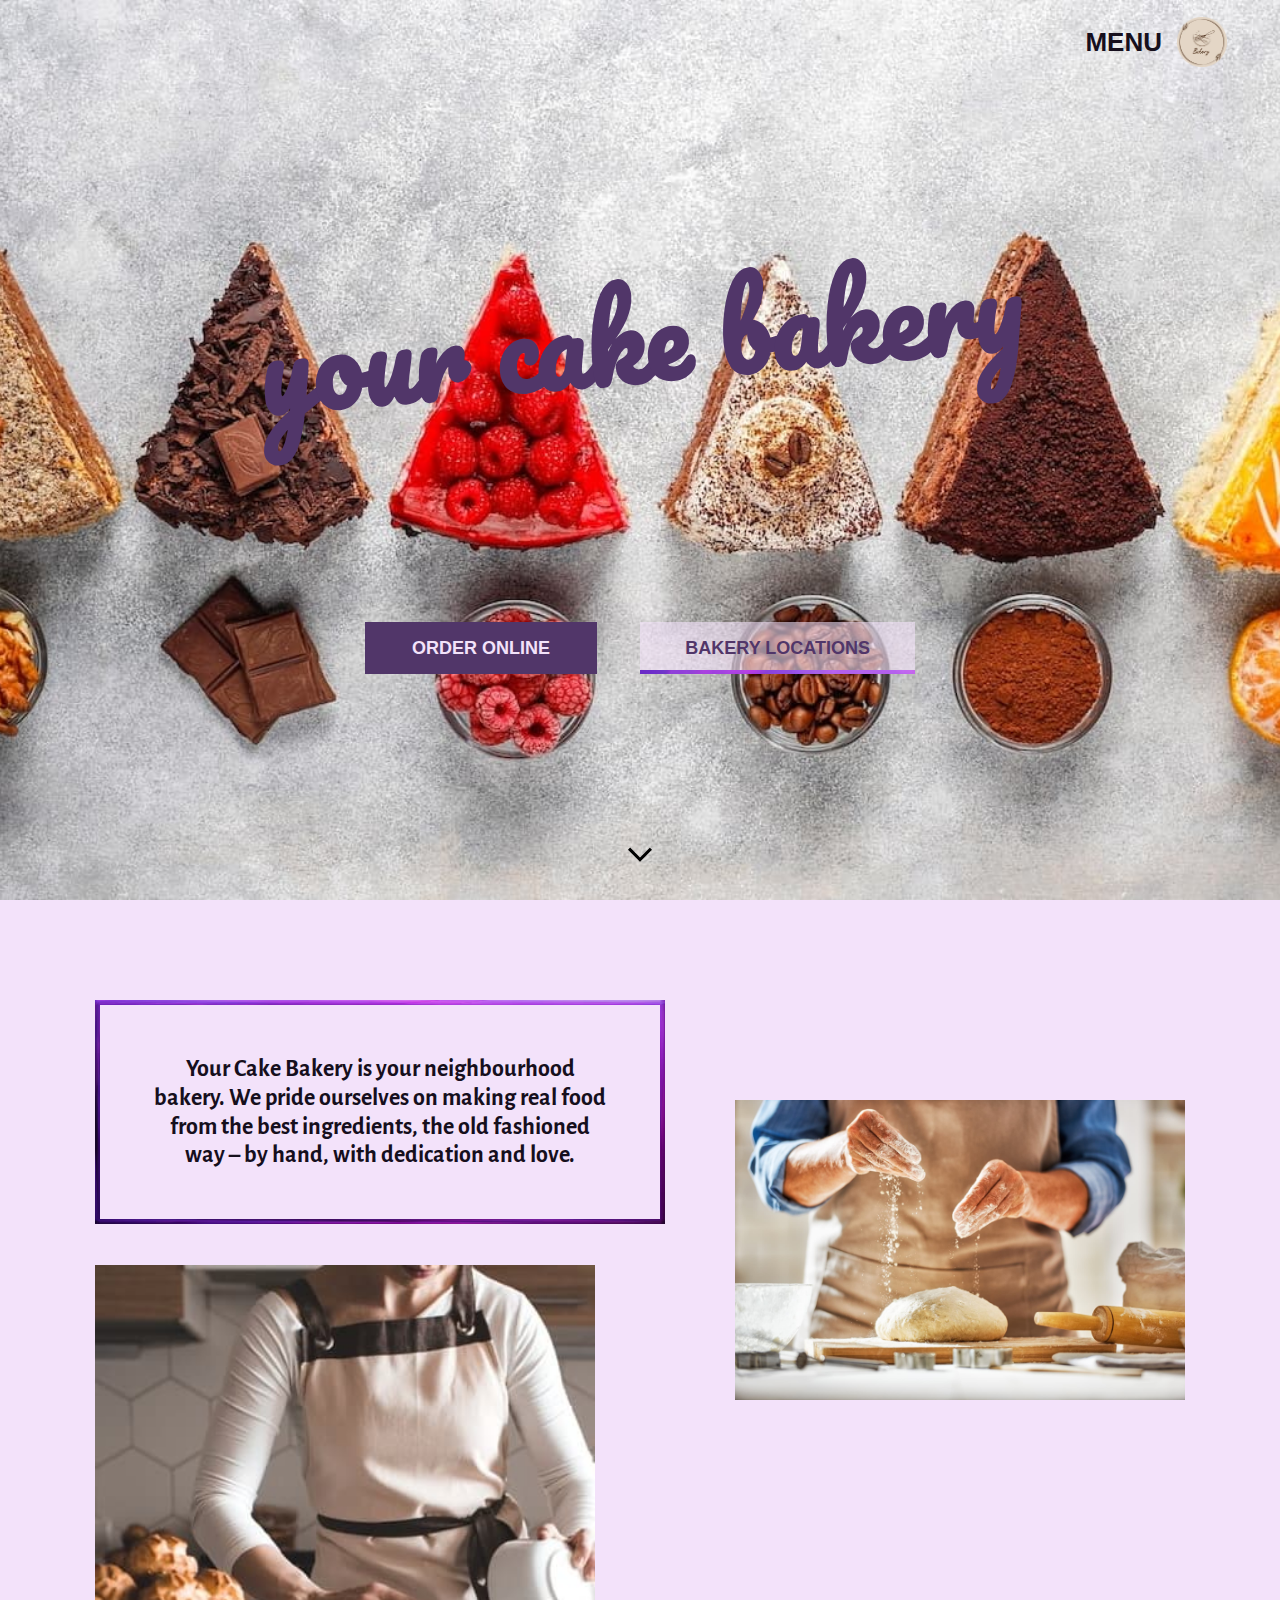
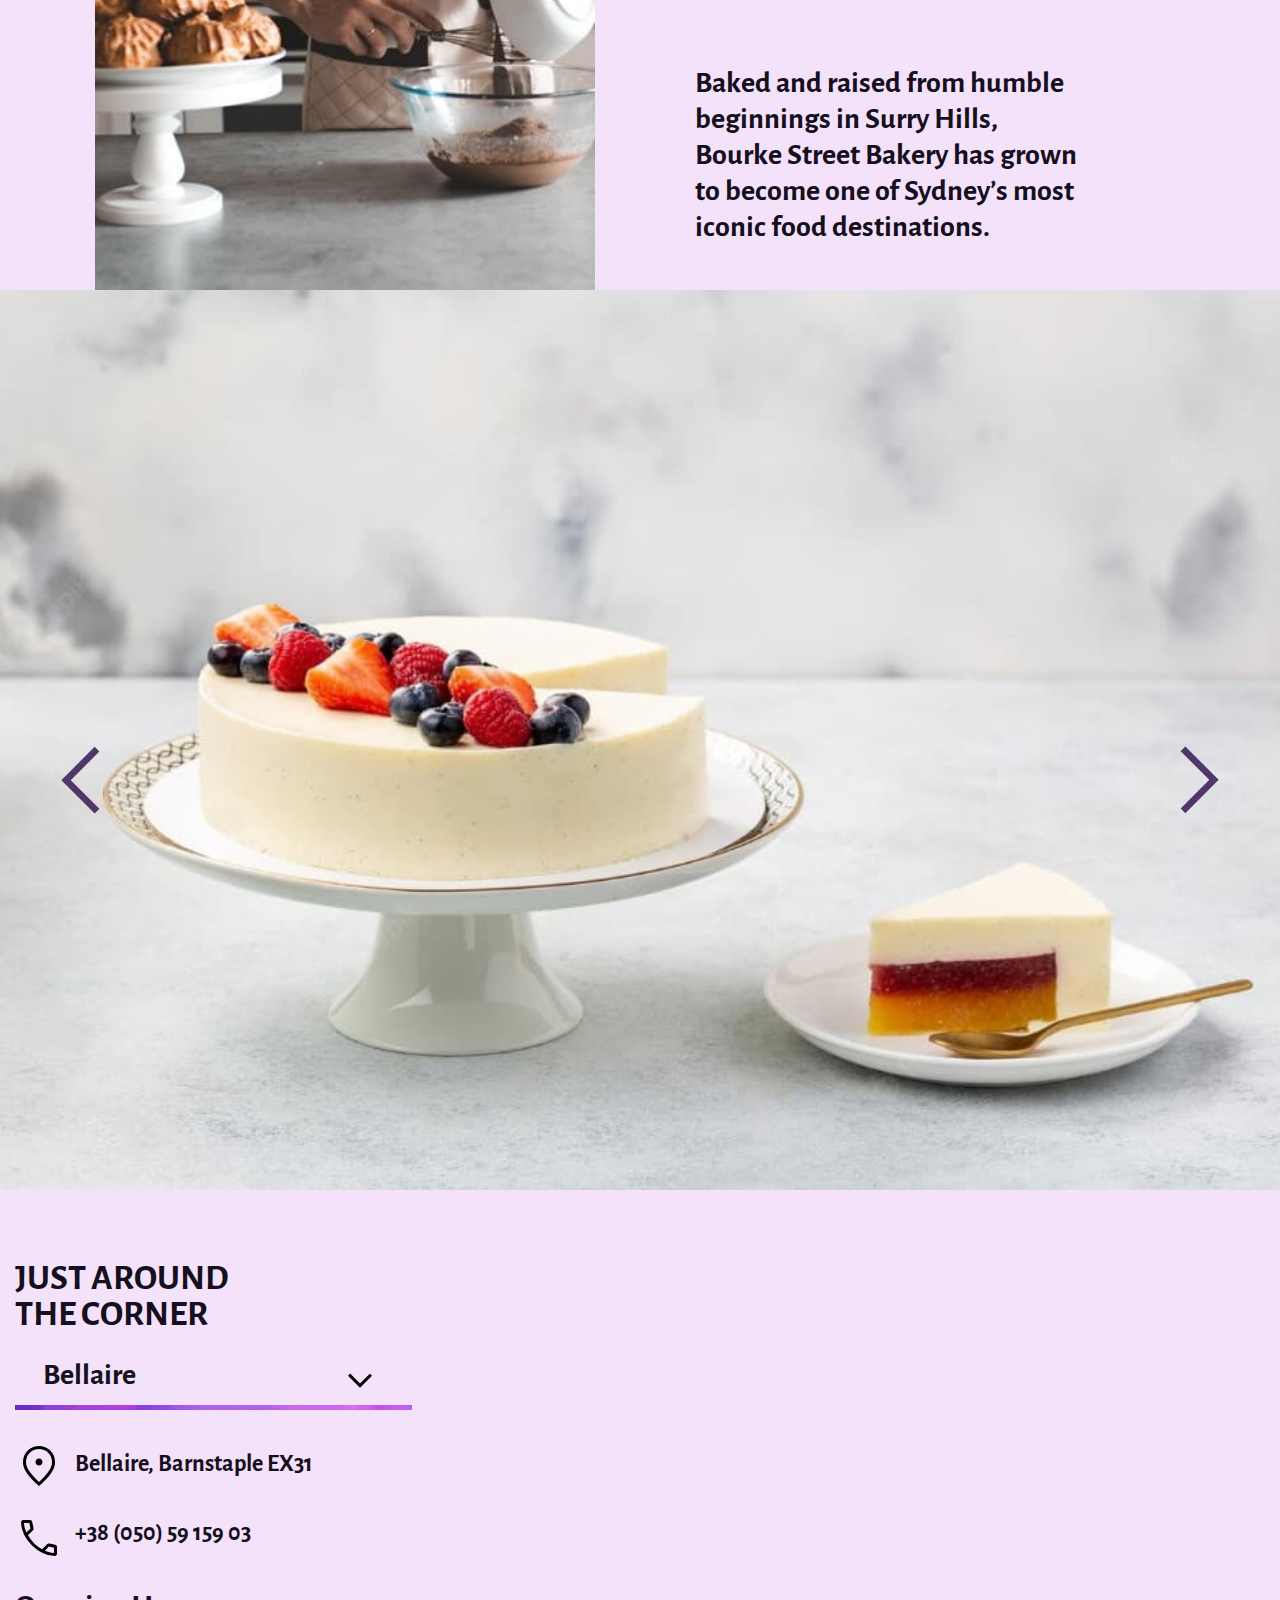
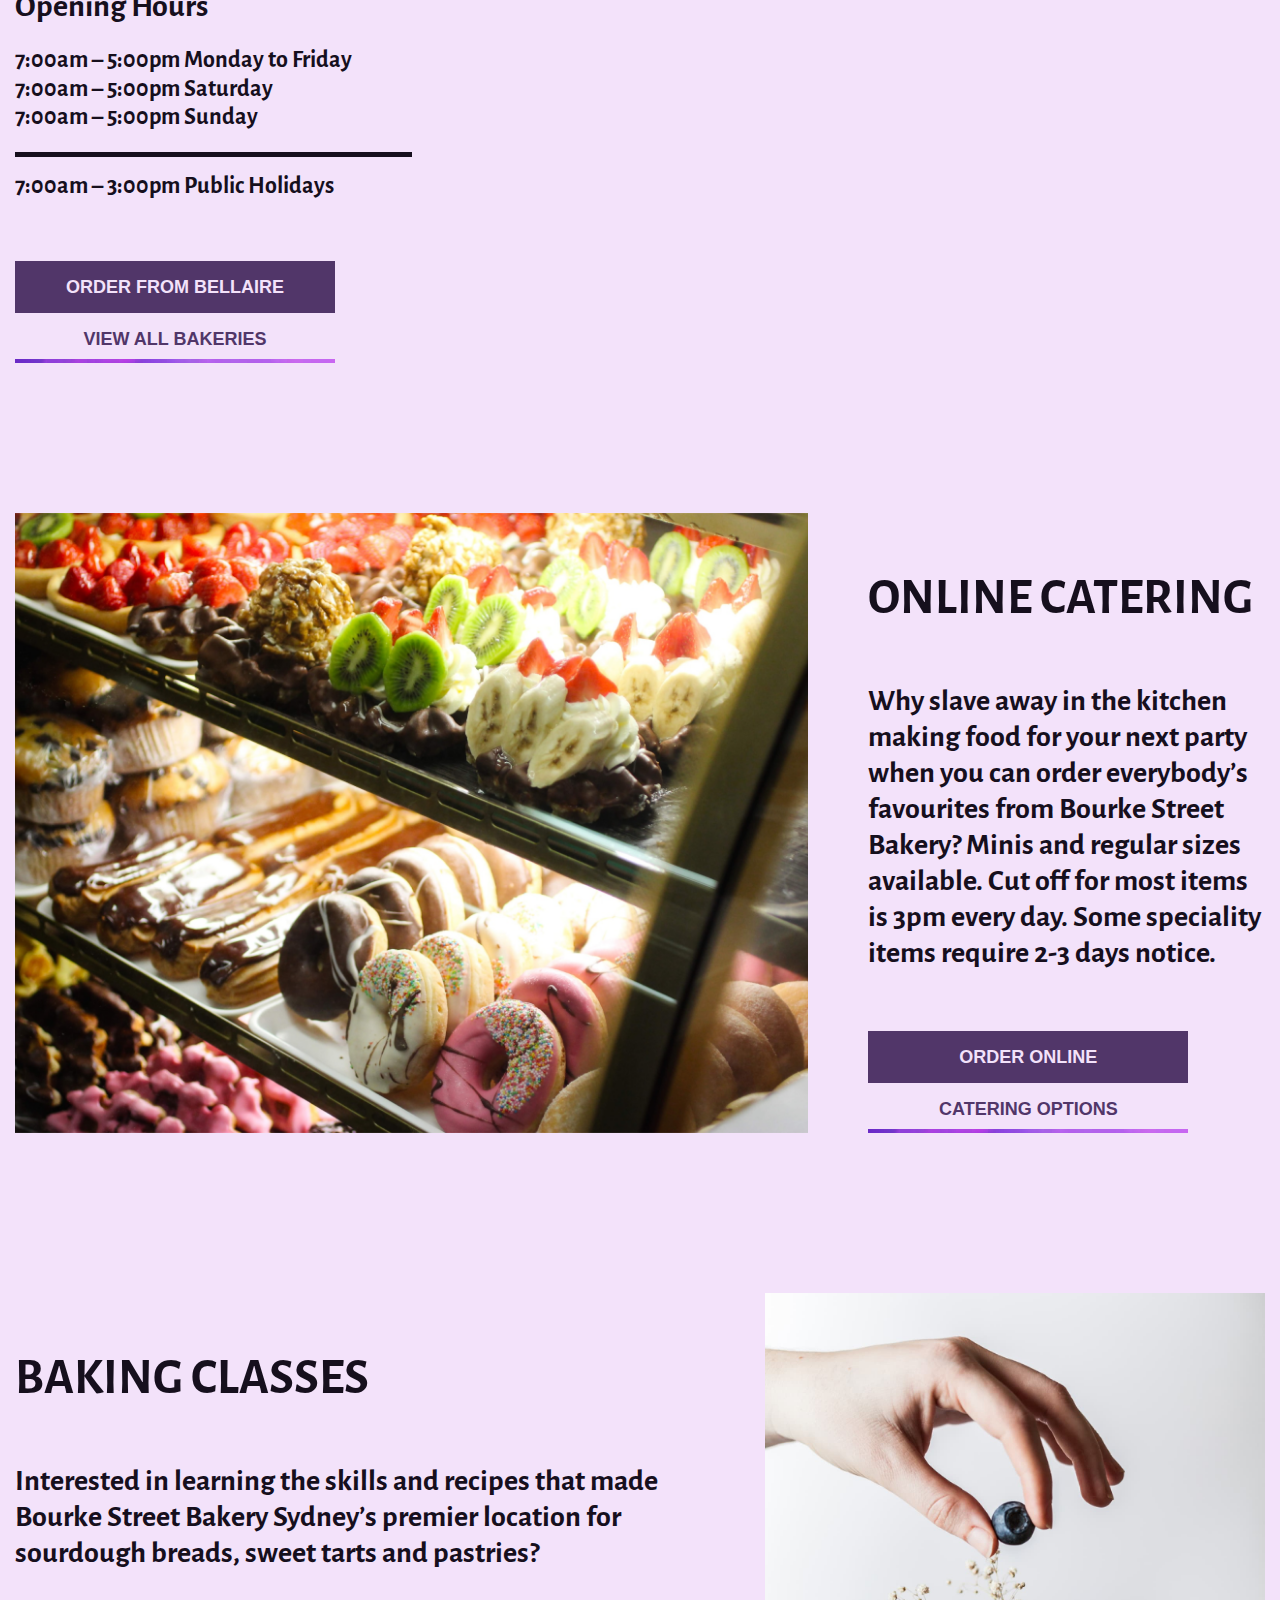
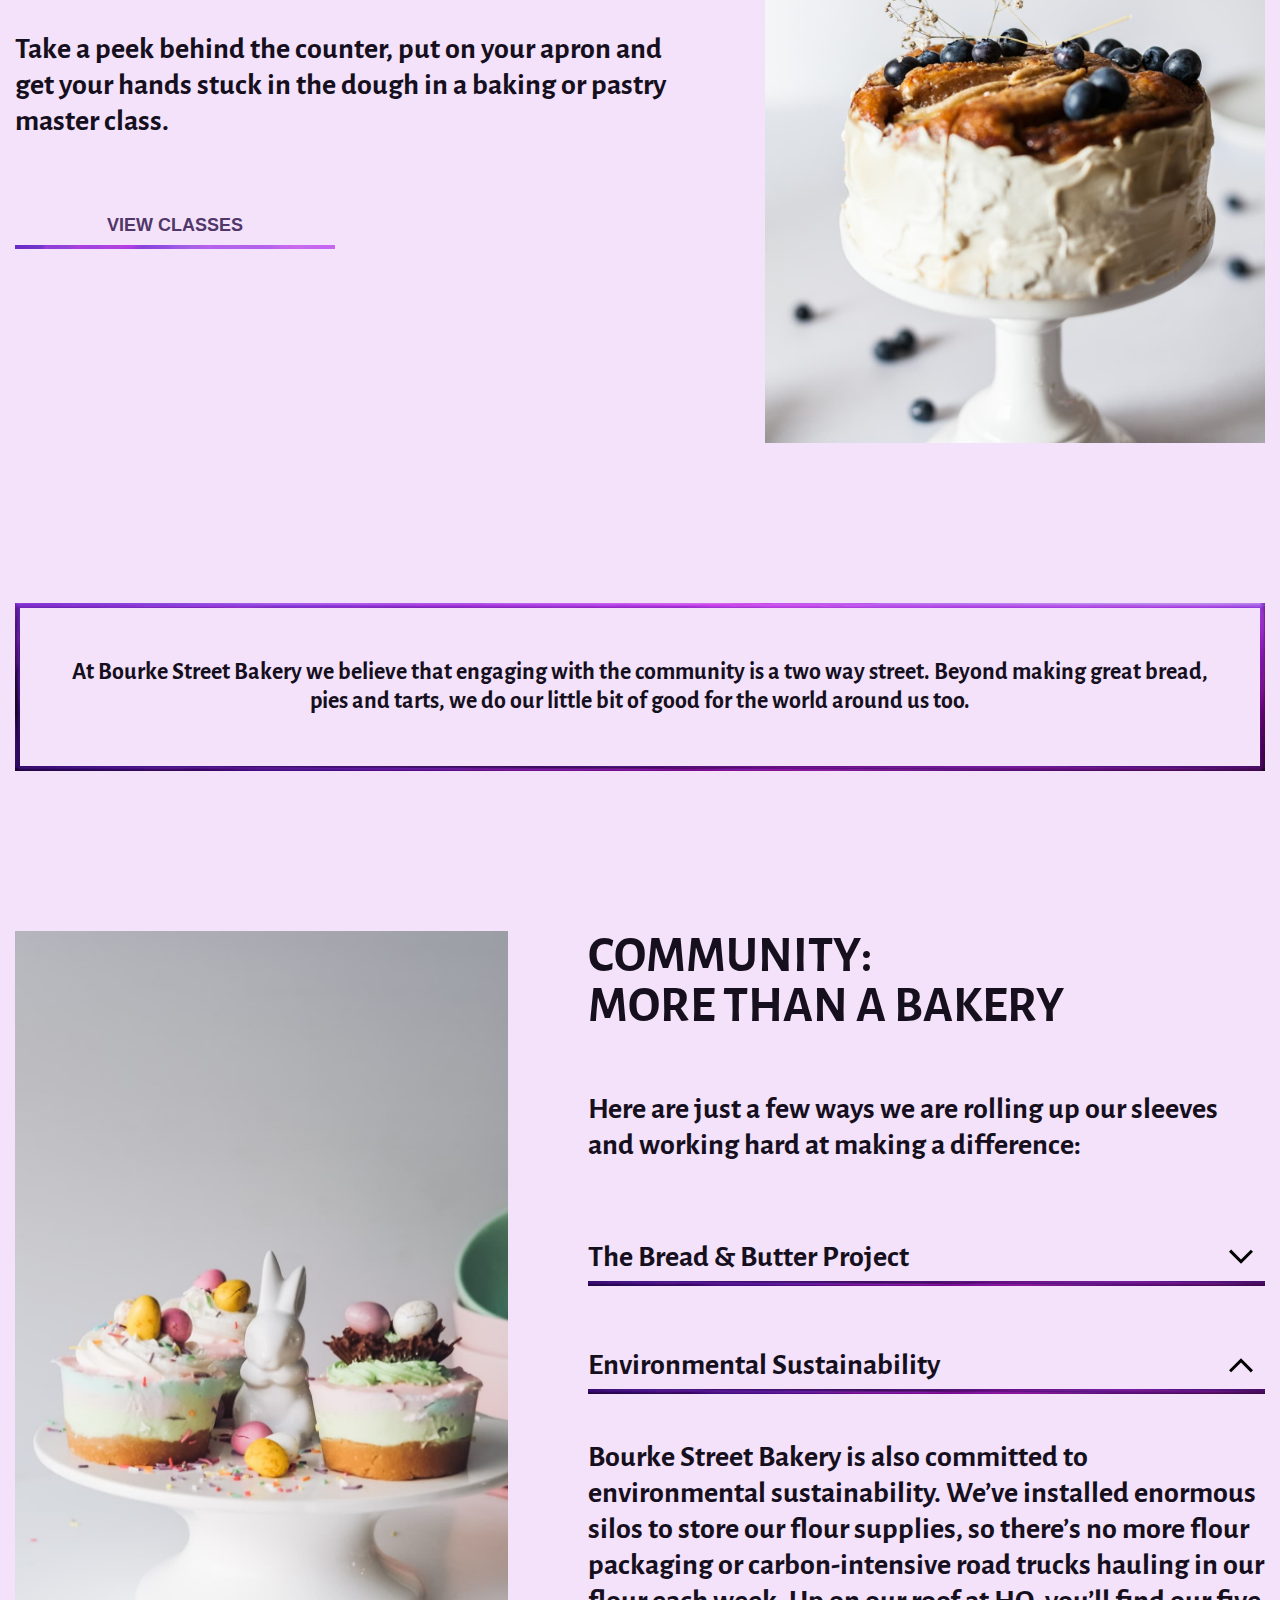
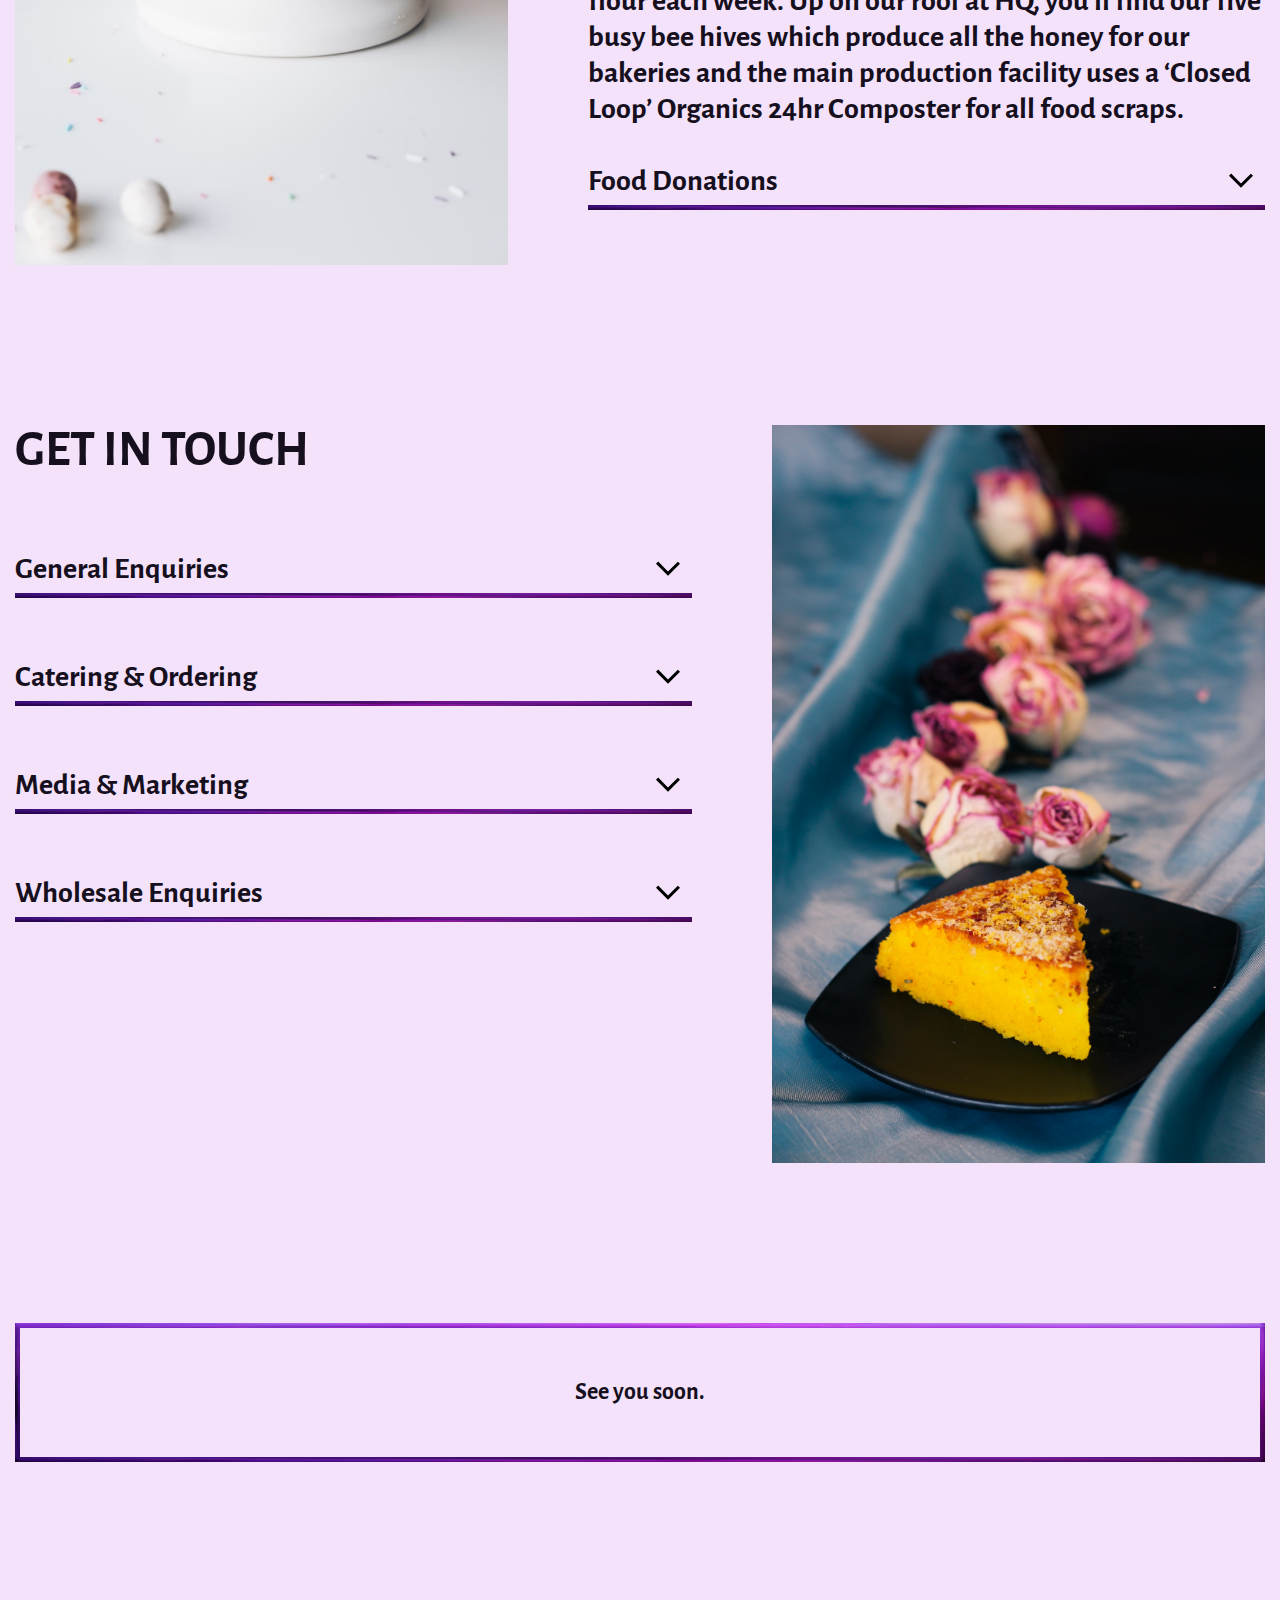
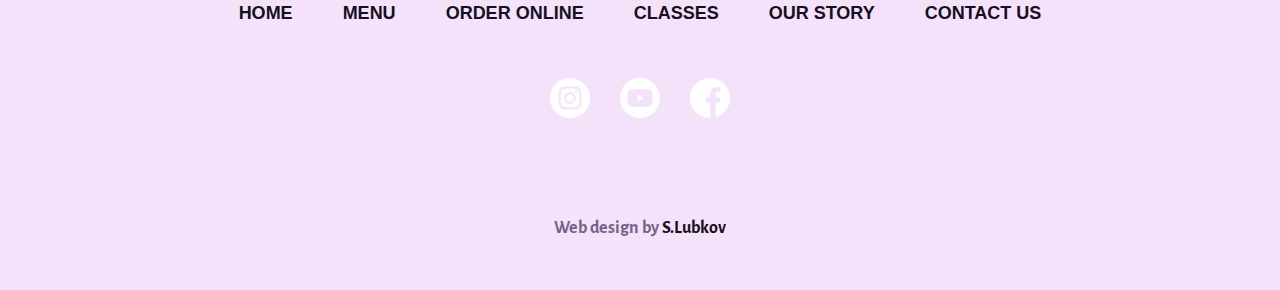
<file: index.html>
<!DOCTYPE html>
<html lang="en">

<head>
   <meta charset="UTF-8">
   <meta http-equiv="X-UA-Compatible" content="IE=edge">
   <meta name="viewport" content="width=device-width, initial-scale=1.0">
   <title>Your cake bakery</title>
   <link rel="stylesheet" href="css/style.min.css">
</head>

<body>
   <div class="wrapper">
      <header class="header">
         <div class="header__container-fluid">
            <div class="header__inner">
               <ul class="header__social social">
                  <li class="header__social-item social-item">
                     <a class="header__social-link social-link" href="#">
                        <img src="images/social/instagram.svg" alt="instagram">
                     </a>
                  </li>
                  <li class="header__social-item social-item">
                     <a class="header__social-link social-link" href="#">
                        <img src="images/social/youtube.svg" alt="youtube">
                     </a>
                  </li>
                  <li class="header__social-item social-item">
                     <a class="header__social-link social-link" href="#">
                        <img src="images/social/facebook.svg" alt="facebook">
                     </a>
                  </li>
               </ul>
               <nav class="navigation">
                  <ul class="navigation__list">
                     <li class="navigation__item">
                        <a href="#" class="navigation__link">Home</a>
                     </li>
                     <li class="navigation__item">
                        <a href="page.html" class="navigation__link">Menu</a>
                     </li>
                     <li class="navigation__item">
                        <a href="page.html" class="navigation__link">Order online</a>
                     </li>
                     <li class="navigation__item">
                        <a href="#" class="navigation__link">Classes</a>
                     </li>
                     <li class="navigation__item">
                        <a href="#" class="navigation__link">Our story</a>
                     </li>
                     <li class="navigation__item">
                        <a href="#" class="navigation__link">Contact us</a>
                     </li>
                  </ul>
               </nav>
               <button class="close-btn">
                  <img src="images/icons/close-btn.svg" alt="close-btn">
               </button>
            </div>

         </div>
      </header>

      <main class="main">
         <section class="top">
            <div class="top__wrapper">
               <button class="top__logo-btn">
                  <span>MENU</span>
                  <img src="images/logo.png" alt="logo">
               </button>
               <div class="top__inner">
                  <div class="top__logo">
                     your cake bakery
                  </div>
                  <div class="top__buttons">
                     <a href="#" class="top__buttons-order purple-btn">Order online</a>
                     <a href="#" class="top__buttons-locations transparent-btn">Bakery locations</a>
                  </div>
               </div>
               <div class="scroll__btn">
                  <a href="#about" class="scroll__btn-link bounce">
                     <!-- <img src="/images/icons/arrow-forward.svg" alt="arrow-down"> -->
                  </a>
               </div>
            </div>
         </section>
         <section class="about" id="about">
            <div class="about__container">
               <div class="about__box">
                  <h2 class="about__box-title slogan-box">
                     Your Cake Bakery is your neighbourhood bakery. We pride ourselves on making real food from the best
                     ingredients, the
                     old fashioned way – by hand, with dedication and love.
                  </h2>
                  <img src="images/bakery-hand.jpg" alt="#" class="about__box-image">
               </div>
               <div class="about__inner">
                  <img src="images/bakery-wimen.jpg" alt="" class="about__inner-image">
                  <p class="about__text text">
                     Baked and raised from humble beginnings in Surry Hills, Bourke Street Bakery has grown to become
                     one of Sydney’s most
                     iconic food destinations.
                  </p>
               </div>
            </div>
         </section>
         <section class="slider-arrows">
            <div class="slider-arrows__item-wrapper">
               <img src="images/slider-arrow/slider-arrow01.jpg" alt="slider" class="slider-arrows__item">
               <img src="images/slider-arrow/slider-arrow02.jpg" alt="slider" class="slider-arrows__item">
               <img src="images/slider-arrow/slider-arrow03.jpg" alt="slider" class="slider-arrows__item">
               <img src="images/slider-arrow/slider-arrow04.jpg" alt="slider" class="slider-arrows__item">
               <img src="images/slider-arrow/slider-arrow05.jpg" alt="slider" class="slider-arrows__item">
               <img src="images/slider-arrow/slider-arrow06.jpg" alt="slider" class="slider-arrows__item">
            </div>
            <div class="slider-arrows__nav">
               <button class="slider-arrows__arrow _arrow--left">
                  <img src="images/icons/arrow-forward.svg" alt="" class="">
               </button>
               <button class="slider-arrows__arrow _arrow--right">
                  <img src="images/icons/arrow-forward.svg" alt="" class="">
               </button>
            </div>
         </section>
         <section class="location">
            <div class="location__container">
               <div class="location__columns">
                  <div class="location__contacts">
                     <h2 class="location__title title">JUST AROUND <br>THE CORNER</h2>
                     <div class="location__store store">
                        <div class="store__name">
                           <h3>Bellaire</h3>
                           <button class="store__name-btn">
                              <img src="images/icons/expand-more.svg" alt="">
                           </button>
                        </div>
                        <div class="store__address">
                           <a href="https://goo.gl/maps/YgNWyKSDwetjAVyc8">Bellaire, Barnstaple EX31</a>
                        </div>
                        <div class="store__phone">
                           <a href="tel:380505915903" title="Call us">+38 (050) 59 159 03</a>
                        </div>
                        <div class="store__hours">
                           <h4>Opening Hours</h4>
                           <p>7:00am – 5:00pm Monday to Friday</p>
                           <p>7:00am – 5:00pm Saturday</p>
                           <p>7:00am – 5:00pm Sunday</p>
                           <p>7:00am – 3:00pm Public Holidays</p>
                        </div>
                     </div>
                     <div class="location__buttons buttons-box">
                        <a href="#" class="location__button purple-btn">Order from Bellaire</a>
                        <a href="#" class="location__button transparent-btn">View all bakeries</a>
                     </div>
                  </div>
                  <div class="location__map">
                     <iframe
                        src="https://www.google.com/maps/embed?pb=!1m18!1m12!1m3!1d1243.9998344602707!2d-4.0674362569002795!3d51.08948506987373!2m3!1f0!2f0!3f0!3m2!1i1024!2i768!4f13.1!3m3!1m2!1s0x486c3badef0c7a9b%3A0x87ecfe071bc520f9!2sNorth%20Devon%20Villa!5e0!3m2!1suk!2sua!4v1669910949118!5m2!1suk!2sua"
                        width="100%" height="100%" style="border:0;" allowfullscreen="" loading="lazy"
                        referrerpolicy="no-referrer-when-downgrade"></iframe>
                  </div>
               </div>
            </div>
         </section>
         <section class="ordering">
            <div class="ordering__container">
               <div class="ordering__wrapper">
                  <div class="ordering__column">
                     <h2 class="ordering__title title">ONLINE CATERING</h2>
                     <p class="ordering__text text">Why slave away in the kitchen making food for your next party when
                        you
                        can order everybody’s favourites from Bourke Street Bakery? Minis and regular sizes available.
                        Cut
                        off for most items is 3pm every day. Some
                        speciality items require 2-3 days notice.</p>
                     <div class="ordering__buttons buttons-box">
                        <a href="#" class="ordering__button purple-btn">Order online</a>
                        <a href="#" class="ordering__button transparent-btn">CATERING options</a>
                     </div>
                  </div>
                  <div class="ordering__image">
                     <img src="images/order-online.png" alt="order-online">
                  </div>
               </div>
            </div>
         </section>
         <section class="classes">
            <div class="classes__container">
               <div class="classes__wrapper">
                  <div class="classes__column">
                     <h2 class="classes__title title">BAKING CLASSES</h2>
                     <div class="classes__text text">
                        <p>Interested in learning the skills and recipes that made Bourke Street Bakery Sydney’s premier
                           location for sourdough
                           breads, sweet tarts and pastries?</p>
                        <p>Take a peek behind the counter, put on your apron and get your hands stuck in the dough in a
                           baking or pastry master
                           class.</p>
                     </div>
                     <div class="classes__buttons buttons-box">
                        <a href="#" class="classes__button transparent-btn">View Classes</a>
                     </div>
                  </div>
                  <div class="classes__image">
                     <img src="images/classes.png" alt="classes">
                  </div>
               </div>
            </div>
         </section>
         <div class="slogan">
            <div class="slogan__container">
               <div class="slogan__box slogan-box">
                  <p class="slogan__text">
                     At Bourke Street Bakery we believe that engaging with the community is a two way street. Beyond
                     making great bread, pies
                     and tarts, we do our little bit of good for the world around us too.
                  </p>
               </div>
            </div>
         </div>
         <section class="community">
            <div class="community__container">
               <div class="community__row">
                  <div class="community__image">
                     <img src="images/community.jpg" alt="">
                  </div>
                  <div class="community__column">
                     <h2 class="community__column-title title">
                        COMMUNITY: <br>
                        MORE THAN A BAKERY
                     </h2>
                     <p class="community__column-text text">
                        Here are just a few ways we are rolling up our sleeves and working hard at making a difference:
                     </p>
                     <div class="community__items accordion">
                        <div class="accordion__item">
                           <div class="accordion__item-wrapper">
                              <h3 class="accordion__item-title">The Bread & Butter Project</h3>
                              <button class="accordion__item-btn">
                                 <img src="images/icons/expand-more.svg" alt="">
                              </button>
                           </div>
                           <div class="accordion__item-text">
                              <p>Bourke Street Bakery’s biggest community effort has been to dream up and implement The
                                 Bread & Butter Project –
                                 Australia’s first social enterprise bakery.</p>
                              <p>We dedicated our wholesale potential to start this exciting venture, which has been
                                 operating since 2013. An entirely
                                 separate entity to us, The Bread & Butter Project has DGR status and a board of
                                 directors.
                                 Bourke Street Bakery have
                                 devoted themselves tirelessly and voluntarily to make The Bread & Butter Project a
                                 success. One hundred per cent of the
                                 profits are reinvested into improving the lives of those least privileged in our
                                 community
                                 through an onsite TAFE
                                 accredited, paid training program for refugees and asylum seekers.</p>
                              <p>Learn more here:</p>
                              <a href="google.com">google.com</a>
                           </div>
                        </div>
                        <div class="accordion__item accordion__item--active">
                           <div class="accordion__item-wrapper">
                              <h3 class="accordion__item-title">Environmental Sustainability</h3>
                              <button class="accordion__item-btn">
                                 <img src="images/icons/expand-more.svg" alt="">
                              </button>
                           </div>
                           <div class="accordion__item-text">
                              <p>Bourke Street Bakery is also committed to environmental sustainability. We’ve installed
                                 enormous silos to store our
                                 flour supplies, so there’s no more flour packaging or carbon-intensive road trucks
                                 hauling in our flour each week. Up on
                                 our roof at HQ, you’ll find our five busy bee hives which produce all the honey for our
                                 bakeries and the main production
                                 facility uses a ‘Closed Loop’ Organics 24hr Composter for all food scraps.</p>
                           </div>
                        </div>
                        <div class="accordion__item">
                           <div class="accordion__item-wrapper">
                              <h3 class="accordion__item-title">Food Donations</h3>
                              <button class="accordion__item-btn">
                                 <img src="images/icons/expand-more.svg" alt="">
                              </button>
                           </div>
                           <div class="accordion__item-text">
                              <p>We donate our leftover stock to local food charities such as Ozharvest, Asylum Seekers
                                 & Wayside Chapel.</p>
                           </div>
                        </div>
                     </div>
                  </div>
               </div>
            </div>
         </section>
         <section class="contacts">
            <div class="contacts__container">
               <div class="contacts__row">
                  <div class="contacts__column">
                     <h2 class="contacts__column-title title">
                        Get in touch
                     </h2>
                     <div class="contacts__items accordion">
                        <div class="accordion__item">
                           <div class="accordion__item-wrapper">
                              <h3 class="accordion__item-title">General Enquiries</h3>
                              <button class="accordion__item-btn">
                                 <img src="images/icons/expand-more.svg" alt="">
                              </button>
                           </div>
                           <div class="accordion__item-text">
                              <p>Bourke Street Bakery Head Office</p>
                              <p>18 Anderson Street,<br>
                                 Banksmeadow, NSW, 2019</p>
                              <p><a href="tel:380505915903" title="Call us">+38 (050) 59 159 03</a></p>
                              <a href="mail:natusja16@gmail.com" title="Mail us">natusja16@gmail.com</a>
                           </div>
                        </div>
                        <div class="accordion__item">
                           <div class="accordion__item-wrapper">
                              <h3 class="accordion__item-title">Catering & Ordering</h3>
                              <button class="accordion__item-btn">
                                 <img src="images/icons/expand-more.svg" alt="">
                              </button>
                           </div>
                           <div class="accordion__item-text">
                              <p><a href="mail:natusja16@gmail.com" title="Mail us">natusja16@gmail.com</a></p>
                           </div>
                        </div>
                        <div class="accordion__item">
                           <div class="accordion__item-wrapper">
                              <h3 class="accordion__item-title">Media & Marketing</h3>
                              <button class="accordion__item-btn">
                                 <img src="images/icons/expand-more.svg" alt="">
                              </button>
                           </div>
                           <div class="accordion__item-text">
                              <p><a href="mail:natusja16@gmail.com" title="Mail us">natusja16@gmail.com</a></p>
                           </div>
                        </div>
                        <div class="accordion__item">
                           <div class="accordion__item-wrapper">
                              <h3 class="accordion__item-title">Wholesale Enquiries</h3>
                              <button class="accordion__item-btn">
                                 <img src="images/icons/expand-more.svg" alt="">
                              </button>
                           </div>
                           <div class="accordion__item-text">
                              <p>If you are a business owner looking for a regular wholesale supplier please contact The
                                 Bread & Butter Project:</p>
                              <p><a href="mail:natusja16@gmail.com" title="Mail us">natusja16@gmail.com</a></p>
                           </div>
                        </div>
                     </div>
                  </div>
                  <div class="contacts__image">
                     <img src="images/contacts.png" alt="">
                  </div>
               </div>
            </div>
         </section>
         <div class="slogan">
            <div class="slogan__container">
               <div class="slogan__box slogan-box">
                  <p class="slogan__text">
                     See you soon.
                  </p>
               </div>
            </div>
         </div>
      </main>

      <footer class="footer">
         <div class="footer__container">
            <nav class="footer__navigation">
               <ul class="footer__navigation-list">
                  <li class="footer__navigation-item">
                     <a href="#" class="footer__navigation-link">Home</a>
                  </li>
                  <li class="footer__navigation-item">
                     <a href="#" class="footer__navigation-link">Menu</a>
                  </li>
                  <li class="footer__navigation-item">
                     <a href="#" class="footer__navigation-link">Order online</a>
                  </li>
                  <li class="footer__navigation-item">
                     <a href="#" class="footer__navigation-link">Classes</a>
                  </li>
                  <li class="footer__navigation-item">
                     <a href="#" class="footer__navigation-link">Our story</a>
                  </li>
                  <li class="footer__navigation-item">
                     <a href="#" class="footer__navigation-link">Contact us</a>
                  </li>
               </ul>
            </nav>
            <ul class="footer__social">
               <li class="footer__social-item">
                  <a class="footer__social-link" href="#">
                     <img src="images/social/instagram.svg" alt="instagram">
                  </a>
               </li>
               <li class="footer__social-item">
                  <a class="footer__social-link" href="#">
                     <img src="images/social/youtube.svg" alt="youtube">
                  </a>
               </li>
               <li class="footer__social-item">
                  <a class="footer__social-link" href="#">
                     <img src="images/social/facebook.svg" alt="facebook">
                  </a>
               </li>
            </ul>
            <p class="footer__copy"><span>Web design by</span> S.Lubkov</p>
         </div>

      </footer>
   </div>
   <script src="js/main.min.js"></script>
</body>

</html>
</file>
<file: css/style.min.css>
@import "https://fonts.googleapis.com/css2?family=EB+Garamond:ital,wght@1,700&display=swap";
@import "https://fonts.googleapis.com/css2?family=Pacifico&display=swap";
@import "https://fonts.googleapis.com/css2?family=Alegreya+Sans:wght@400;700&display=swap";
* {
  padding: 0px;
  margin: 0px;
  border: 0px;
}
*,
*:before,
*:after {
  -webkit-box-sizing: border-box;
  box-sizing: border-box;
}
:focus,
:active {
  outline: none;
}
a:focus,
a:active {
  outline: none;
}
aside,
nav,
footer,
header,
section {
  display: block;
}
html,
body {
  height: 100%;
  min-width: 320;
}
body {
  line-height: 1;
  -ms-text-size-adjust: 100%;
  -moz-text-size-adjust: 100%;
  -webkit-text-size-adjust: 100%;
}
input,
button,
textarea {
  font-family: inherit;
}
input::-ms-clear {
  display: none;
}
button {
  cursor: pointer;
}
button::-moz-focus-inner {
  padding: 0;
  border: 0;
}
a,
a:visited {
  text-decoration: none;
  color: inherit;
}
a:hover {
  text-decoration: none;
}
ul li {
  list-style: none;
}
img {
  vertical-align: top;
}
h1,
h2,
h3,
h4,
h5,
h6 {
  font-weight: inherit;
  font-size: inherit;
}
html,
body {
  height: 100%;
}
body {
  font-family: "Alegreya Sans", sans-serif;
  font-weight: 700;
  font-size: 30px;
  line-height: 1.2;
  color: #160f1d;
  overflow-x: hidden;
  min-width: 300px;
  background-color: #f3e2fa;
}
.wrapper {
  width: 100%;
  min-height: 100%;
  overflow: hidden;
  display: -webkit-box;
  display: -ms-flexbox;
  display: flex;
  -webkit-box-orient: vertical;
  -webkit-box-direction: normal;
  -ms-flex-direction: column;
  flex-direction: column;
}
.main {
  -webkit-box-flex: 1;
  -ms-flex: 1 0 auto;
  flex: 1 0 auto;
}
.footer {
  -webkit-box-flex: 0;
  -ms-flex: 0 0 auto;
  flex: 0 0 auto;
}
[class*="__container"] {
  max-width: 1440px;
  margin: 0px auto;
  padding: 0px 15px;
}
[class*="__container-fluid"] {
  max-width: 1920px;
  margin: 0 auto;
  padding: 0 15px;
}
.buttons-box {
  display: -webkit-box;
  display: -ms-flexbox;
  display: flex;
  -webkit-box-orient: vertical;
  -webkit-box-direction: normal;
  -ms-flex-direction: column;
  flex-direction: column;
  padding-top: 60px;
  max-width: 320px;
}
.purple-btn {
  background-color: #513669;
  border: 2px solid #513669;
  font-family: "Garamond", sans-serif;
  font-size: 18px;
  line-height: 22px;
  font-weight: 700;
  color: #f3e2fa !important;
  text-transform: uppercase;
  text-align: center;
  padding: 13px 45px;
  cursor: pointer;
  -webkit-transition: all 0.6s;
  -o-transition: all 0.6s;
  transition: all 0.6s;
}
.purple-btn:hover {
  background-color: rgba(243, 226, 250, 0.6);
  color: #513669 !important;
}
.transparent-btn {
  background-color: rgba(0, 0, 0, 0);
  font-family: "Garamond", sans-serif;
  font-size: 18px;
  line-height: 22px;
  font-weight: 700;
  color: #513669;
  text-transform: uppercase;
  text-align: center;
  padding: 15px 45px 13px;
  cursor: pointer;
  position: relative;
}
.transparent-btn::after {
  content: "";
  background: url("../images/btn-after.jpg");
  background-repeat: no-repeat;
  position: absolute;
  width: 100%;
  height: 4px;
  bottom: 0;
  left: 0;
  -webkit-transition: all 0.7s;
  -o-transition: all 0.7s;
  transition: all 0.7s;
}
.transparent-btn:hover:after {
  width: 0;
}
.title {
  font-size: 50px;
  text-transform: uppercase;
  line-height: 1;
}
.slogan-box {
  font-size: 34px;
  text-align: center;
  padding: 80px;
  border: 5px solid;
  -o-border-image: url(../images/btn-after.jpg) 100 stretch;
  border-image: url(../images/btn-after.jpg) 100 stretch;
}
.slick-dots {
  display: -webkit-box;
  display: -ms-flexbox;
  display: flex;
  -webkit-box-pack: center;
  -ms-flex-pack: center;
  justify-content: center;
  -webkit-box-align: center;
  -ms-flex-align: center;
  align-items: center;
}
.slick-dots button {
  border: none;
  width: 8px;
  height: 8px;
  border-radius: 50%;
  padding: 0;
  font-size: 0;
}
.slick-dots li {
  margin: 0 15px;
}
.slick-dots li.slick-active button {
  background-color: gold;
}
.info-email {
  font-weight: 600;
  font-size: 14px;
  margin-bottom: 22px;
  padding-left: 30px;
  display: inline-block;
  position: relative;
}
.info-email::before {
  content: "";
  background-image: url(../images/social-logo/envelope.svg);
  position: absolute;
  width: 16px;
  height: 12px;
  top: 9px;
  left: 0;
}
.header__container-fluid {
  display: none;
  background-color: #2f1c3b;
  position: fixed;
  left: 0;
  right: 0;
  z-index: 10;
}
.header__inner {
  display: -webkit-box;
  display: -ms-flexbox;
  display: flex;
  -webkit-box-pack: justify;
  -ms-flex-pack: justify;
  justify-content: space-between;
  -webkit-box-align: center;
  -ms-flex-align: center;
  align-items: center;
  height: 80px;
  text-transform: uppercase;
}
.header__social {
  display: -webkit-box;
  display: -ms-flexbox;
  display: flex;
}
.header__social-item {
  padding-right: 15px;
}
.header--active .header__container-fluid {
  display: block;
}
.navigation__list {
  display: -webkit-box;
  display: -ms-flexbox;
  display: flex;
}
.navigation__item:not(:last-child) {
  padding-right: 60px;
}
.navigation__link {
  font-family: "Garamond", sans-serif;
  font-size: 18px;
  line-height: 22px;
  font-weight: 700;
  color: #f3e2fa !important;
}
.close-btn {
  color: #f3e2fa;
  border-radius: 50px;
  margin-right: 40px;
}
.top {
  background-image: url("../images/bg-top1.jpg");
  background-repeat: no-repeat;
  background-position: top center;
  background-size: cover;
  position: relative;
  min-height: 100vh;
}
.top__logo-btn {
  position: absolute;
  display: -webkit-box;
  display: -ms-flexbox;
  display: flex;
  -webkit-box-align: center;
  -ms-flex-align: center;
  align-items: center;
  text-transform: uppercase;
  background-color: rgba(0, 0, 0, 0);
  font-family: "Garamond", sans-serif;
  font-size: 26px;
  line-height: 22px;
  font-weight: 700;
  color: #160f1d;
  right: 13px;
  top: -13px;
  margin: 30px 40px 0 0;
  cursor: pointer;
}
.top__logo-btn img {
  width: 50px;
  height: 50px;
  margin-left: 15px;
  cursor: pointer;
}
.top__wrapper {
  display: -webkit-box;
  display: -ms-flexbox;
  display: flex;
  text-align: center;
  -webkit-box-orient: vertical;
  -webkit-box-direction: normal;
  -ms-flex-direction: column;
  flex-direction: column;
}
.top__inner {
  display: -webkit-box;
  display: -ms-flexbox;
  display: flex;
  -webkit-box-orient: vertical;
  -webkit-box-direction: normal;
  -ms-flex-direction: column;
  flex-direction: column;
  -webkit-box-align: center;
  -ms-flex-align: center;
  align-items: center;
}
.top__logo {
  font-family: "Pacifico", sans-serif;
  font-size: 110px;
  line-height: 1.2;
  color: #513669;
  margin-top: 30vh;
  -webkit-transform: rotate(-5deg);
  -ms-transform: rotate(-5deg);
  transform: rotate(-5deg);
}
.top__buttons {
  width: 550px;
  margin-top: 220px;
  display: -webkit-box;
  display: -ms-flexbox;
  display: flex;
  -webkit-box-pack: justify;
  -ms-flex-pack: justify;
  justify-content: space-between;
}
.top__buttons-locations {
  background-color: rgba(243, 226, 250, 0.6);
}
.bounce {
  background: url(../images/icons/arrow-down.svg);
  background-repeat: no-repeat;
  position: absolute;
  left: 0;
  right: 0;
  margin: 0 auto;
  bottom: 0px;
  width: 90px;
  height: 90px;
  background-position: center center;
  -webkit-animation-name: bounce;
  animation-name: bounce;
  -webkit-transform-origin: center bottom;
  -ms-transform-origin: center bottom;
  transform-origin: center bottom;
  -webkit-animation-duration: 3.5s;
  animation-duration: 3.5s;
  -webkit-animation-iteration-count: infinite;
  animation-iteration-count: infinite;
}
@-webkit-keyframes bounce {
  0%,
  20%,
  50%,
  80%,
  100% {
    -webkit-transform: translateY(0px);
    transform: translateY(0px);
  }
  40% {
    -webkit-transform: translateY(-30px);
    transform: translateY(-30px);
  }
  60% {
    -webkit-transform: translateY(-15px);
    transform: translateY(-15px);
  }
}
@keyframes bounce {
  0%,
  20%,
  50%,
  80%,
  100% {
    -webkit-transform: translateY(0px);
    transform: translateY(0px);
  }
  40% {
    -webkit-transform: translateY(-30px);
    transform: translateY(-30px);
  }
  60% {
    -webkit-transform: translateY(-15px);
    transform: translateY(-15px);
  }
}
.about {
  padding-bottom: 130px;
}
.about__box {
  display: -webkit-box;
  display: -ms-flexbox;
  display: flex;
  padding-top: 100px;
}
.about__box-title {
  max-width: 850px;
  max-height: 324px;
}
.about__box-image {
  max-width: 450px;
  margin: 200px 0 0 100px;
}
.about__inner {
  display: -webkit-box;
  display: -ms-flexbox;
  display: flex;
  margin-top: -130px;
}
.about__inner-image {
  min-width: 600px;
}
.about__text {
  margin: 400px 300px 0 100px;
}
.slider-arrows {
  height: 100vh;
  position: relative;
}
.slider-arrows__item {
  min-width: 100%;
  height: 100vh;
  -o-object-fit: cover;
  object-fit: cover;
}
.slider-arrows__nav {
  position: absolute;
  width: 100%;
  top: 50%;
  left: 0;
  right: 0;
  display: -webkit-box;
  display: -ms-flexbox;
  display: flex;
  -webkit-box-align: center;
  -ms-flex-align: center;
  align-items: center;
  -webkit-box-pack: justify;
  -ms-flex-pack: justify;
  justify-content: space-between;
  padding: 0 40px;
}
.slider-arrows__arrow {
  background-color: rgba(0, 0, 0, 0);
}
.slider-arrows__arrow img {
  height: 80px;
}
._arrow--left {
  -webkit-transform: rotate(180deg);
  -ms-transform: rotate(180deg);
  transform: rotate(180deg);
}
.location__columns {
  display: -webkit-box;
  display: -ms-flexbox;
  display: flex;
  padding: 140px 0 80px;
}
.location__contacts {
  -webkit-box-flex: 33.33%;
  -ms-flex: 33.33%;
  flex: 33.33%;
}
.location__map {
  -webkit-box-flex: 66.667%;
  -ms-flex: 66.667%;
  flex: 66.667%;
  margin-left: 60px;
}
.store__name {
  display: -webkit-box;
  display: -ms-flexbox;
  display: flex;
  margin: 50px 0;
  padding: 17px 28px;
  -webkit-box-pack: justify;
  -ms-flex-pack: justify;
  justify-content: space-between;
  position: relative;
  cursor: pointer;
}
.store__name h3 {
  font-size: 36px;
}
.store__name-btn {
  background-color: rgba(0, 0, 0, 0);
}
.store__name::after {
  content: "";
  background-image: url("../images/btn-after.jpg");
  position: absolute;
  width: 100%;
  height: 5px;
  bottom: 0;
  left: 0;
}
.store__address {
  position: relative;
  padding: 20px 60px;
}
.store__address:hover {
  color: #513669;
}
.store__address::before {
  content: url(../images/icons/location.svg);
  position: absolute;
  top: 12px;
  left: 0;
  cursor: pointer;
}
.store__address a {
  color: inherit;
}
.store__phone {
  position: relative;
  padding: 20px 60px;
}
.store__phone:hover {
  color: #513669;
}
.store__phone::before {
  content: url(../images/icons/phone.svg);
  position: absolute;
  top: 15px;
  left: 0;
  cursor: pointer;
}
.store__phone a {
  color: inherit;
}
.store__hours {
  padding-top: 20px;
}
.store__hours h4 {
  padding-bottom: 20px;
  font-size: 32px;
}
.store__hours p:last-child {
  position: relative;
  margin-top: 40px;
}
.store__hours p:last-child::before {
  content: "";
  position: absolute;
  top: -20px;
  left: 0;
  background-color: #160f1d;
  width: 100%;
  height: 5px;
}
.ordering {
  padding: 80px 0;
}
.ordering__wrapper {
  display: -webkit-box;
  display: -ms-flexbox;
  display: flex;
  -webkit-box-orient: horizontal;
  -webkit-box-direction: reverse;
  -ms-flex-direction: row-reverse;
  flex-direction: row-reverse;
}
.ordering__column {
  padding-top: 60px;
  -webkit-box-flex: 33.33%;
  -ms-flex: 33.33%;
  flex: 33.33%;
}
.ordering__text {
  padding-top: 60px;
}
.ordering__image {
  -webkit-box-flex: 66.66%;
  -ms-flex: 66.66%;
  flex: 66.66%;
  margin-right: 60px;
}
.ordering__image img {
  width: 100%;
  height: 100%;
  -o-object-fit: cover;
  object-fit: cover;
}
.classes {
  padding: 80px 0;
}
.classes__wrapper {
  display: -webkit-box;
  display: -ms-flexbox;
  display: flex;
}
.classes__column {
  -webkit-box-flex: 33.33%;
  -ms-flex: 33.33%;
  flex: 33.33%;
  margin-right: 60px;
  padding-top: 60px;
}
.classes__text p {
  padding-top: 60px;
}
.classes__image {
  -webkit-box-flex: 66.66%;
  -ms-flex: 66.66%;
  flex: 66.66%;
  max-width: 500px;
}
.classes__image img {
  width: 100%;
  height: 100%;
  -o-object-fit: cover;
  object-fit: cover;
}
.slogan {
  padding: 80px 0;
}
.slogan__box {
  padding: 80px 160px;
}
.community {
  padding: 80px 0;
}
.community__row {
  display: -webkit-box;
  display: -ms-flexbox;
  display: flex;
}
.community__image {
  -webkit-box-flex: 40%;
  -ms-flex: 40%;
  flex: 40%;
  -webkit-transition: 0.8s ease;
  -o-transition: 0.8s ease;
  transition: 0.8s ease;
}
.community__image img {
  width: 100%;
  height: 100%;
  -o-object-fit: cover;
  object-fit: cover;
}
.community__column {
  -webkit-box-flex: 55%;
  -ms-flex: 55%;
  flex: 55%;
  margin-left: 80px;
}
.community__column-text {
  padding-top: 60px;
}
.community__items {
  padding-top: 70px;
}
.accordion__item {
  padding-bottom: 30px;
  -webkit-transition: all 0.5s;
  -o-transition: all 0.5s;
  transition: all 0.5s;
}
.accordion__item-wrapper {
  display: -webkit-box;
  display: -ms-flexbox;
  display: flex;
  -webkit-box-pack: justify;
  -ms-flex-pack: justify;
  justify-content: space-between;
  -webkit-box-align: center;
  -ms-flex-align: center;
  align-items: center;
  border-bottom: 5px solid;
  -o-border-image: url(../images/btn-after.jpg) 100 stretch;
  border-image: url(../images/btn-after.jpg) 100 stretch;
  margin-bottom: 25px;
  cursor: pointer;
}
.accordion__item-btn {
  background-color: rgba(0, 0, 0, 0);
  color: #513669;
  cursor: pointer;
  -webkit-transition: -webkit-transform 0.5s;
  transition: -webkit-transform 0.5s;
  -o-transition: transform 0.5s;
  transition: transform 0.5s;
  transition: transform 0.5s, -webkit-transform 0.5s;
}
.accordion__item-text {
  max-height: 0;
  overflow: hidden;
  -webkit-transition: 0.8s ease;
  -o-transition: 0.8s ease;
  transition: 0.8s ease;
}
.accordion__item-text p {
  padding-top: 20px;
}
.accordion__item-text a:hover {
  color: #513669;
}
.accordion__item--active .accordion__item-text {
  max-height: 800px;
  -webkit-transition: 1.2s ease;
  -o-transition: 1.2s ease;
  transition: 1.2s ease;
}
.accordion__item--active .accordion__item-btn {
  -webkit-transform: rotate(180deg);
  -ms-transform: rotate(180deg);
  transform: rotate(180deg);
  -webkit-transition: -webkit-transform 0.5s;
  transition: -webkit-transform 0.5s;
  -o-transition: transform 0.5s;
  transition: transform 0.5s;
  transition: transform 0.5s, -webkit-transform 0.5s;
}
.contacts {
  padding: 80px 0;
}
.contacts__row {
  display: -webkit-box;
  display: -ms-flexbox;
  display: flex;
}
.contacts__image {
  -webkit-box-flex: 40%;
  -ms-flex: 40%;
  flex: 40%;
  margin-left: 80px;
}
.contacts__image img {
  width: 100%;
  height: 100%;
  -o-object-fit: cover;
  object-fit: cover;
}
.contacts__column {
  -webkit-box-flex: 55%;
  -ms-flex: 55%;
  flex: 55%;
}
.contacts__items {
  padding-top: 70px;
}
.page-header__container-fluid {
  background-color: rgba(118, 98, 136, 0.2);
  position: fixed;
  left: 0;
  right: 0;
  z-index: 10;
}
.page-header__inner {
  display: -webkit-box;
  display: -ms-flexbox;
  display: flex;
  -webkit-box-pack: justify;
  -ms-flex-pack: justify;
  justify-content: space-between;
  -webkit-box-align: center;
  -ms-flex-align: center;
  align-items: center;
  text-align: center;
  height: 80px;
  text-transform: uppercase;
}
.page-header__logo {
  font-family: "Pacifico", sans-serif;
  line-height: 1.2;
  color: #513669;
  -webkit-transform: rotate(-5deg);
  -ms-transform: rotate(-5deg);
  transform: rotate(-5deg);
  text-transform: lowercase;
  margin-top: -10px;
  padding-left: 30px;
}
.page-header__navigation-list {
  display: -webkit-box;
  display: -ms-flexbox;
  display: flex;
}
.page-header__navigation-item {
  padding: 0 30px;
}
.page-header__navigation-link {
  font-family: "Garamond", sans-serif;
  font-size: 18px;
  line-height: 22px;
  font-weight: 700;
  color: #766288 !important;
}
.basket-btn {
  padding-right: 30px;
}
.basket-btn img {
  width: 30px;
  height: 30px;
  -o-object-fit: cover;
  object-fit: cover;
}
.order-online__inner {
  display: -webkit-box;
  display: -ms-flexbox;
  display: flex;
  -webkit-box-pack: justify;
  -ms-flex-pack: justify;
  justify-content: space-between;
}
.order-online__items {
  margin-top: 100px;
  padding: 0 20px;
  display: -webkit-box;
  display: -ms-flexbox;
  display: flex;
  -ms-flex-wrap: wrap;
  flex-wrap: wrap;
  background-color: #fff;
  border-radius: 24px;
}
.item {
  -webkit-box-flex: 0;
  -ms-flex: 0 1 33.333%;
  flex: 0 1 33.333%;
  max-width: 333px;
  margin: 20px;
  border-radius: 24px;
  border: #513669 solid 1px;
  position: relative;
}
.item__image {
  min-height: 150px;
  height: 200px;
  overflow: hidden;
}
.item__image img {
  width: 100%;
  height: 100%;
  -o-object-fit: cover;
  object-fit: cover;
  max-width: 331px;
  border-radius: 24px 24px 0 0;
}
.item__inner {
  padding: 10px 10px 50px 10px;
}
.item__inner-name {
  display: -webkit-box;
  display: -ms-flexbox;
  display: flex;
  -webkit-box-pack: justify;
  -ms-flex-pack: justify;
  justify-content: space-between;
  -webkit-box-align: center;
  -ms-flex-align: center;
  align-items: center;
}
.item__inner-title {
  font-size: 22px;
  padding-right: 10px;
}
.item__inner-tags {
  display: -webkit-box;
  display: -ms-flexbox;
  display: flex;
}
.item__inner-tag img {
  width: 35px;
  -o-object-fit: cover;
  object-fit: cover;
}
.item__text {
  font-size: 16px;
}
.item__text p {
  -o-text-overflow: ellipsis;
  text-overflow: ellipsis;
  white-space: nowrap;
  overflow: hidden;
}
.item__price {
  font-size: 24px;
  position: absolute;
  bottom: 10px;
  left: 10px;
}
.aside {
  padding-top: 100px;
  margin: 0 50px;
  width: 350px;
  position: sticky;
  top: 20px;
}
.aside__search {
  position: relative;
  margin-bottom: 40px;
}
.aside__search-input {
  padding: 6px 45px 6px 18px;
  display: block;
  width: 100%;
  border: 1px solid rgba(81, 54, 105, 0.7);
  border-radius: 20px;
}
.aside__search-input::-webkit-input-placeholder {
  font-weight: 400;
  white-space: 14px;
  line-height: 168.75%;
  color: #a1a1a1;
}
.aside__search-input::-moz-placeholder {
  font-weight: 400;
  white-space: 14px;
  line-height: 168.75%;
  color: #a1a1a1;
}
.aside__search-input:-ms-input-placeholder {
  font-weight: 400;
  white-space: 14px;
  line-height: 168.75%;
  color: #a1a1a1;
}
.aside__search-input::-ms-input-placeholder {
  font-weight: 400;
  white-space: 14px;
  line-height: 168.75%;
  color: #a1a1a1;
}
.aside__search-input::placeholder {
  font-weight: 400;
  white-space: 14px;
  line-height: 168.75%;
  color: #a1a1a1;
}
.aside__search-btn {
  border: none;
  background-color: rgba(0, 0, 0, 0);
  position: absolute;
  top: 10px;
  right: 11px;
  cursor: pointer;
}
.aside__category {
  margin-bottom: 36px;
}
.aside__category-title {
  margin-bottom: 16px;
  line-height: 23px;
}
.aside__category-list {
  padding-top: 22px;
  font-size: 26px;
}
.aside__category-item {
  margin-bottom: 12px;
}
.aside__category-link {
  color: inherit;
}
.aside__social {
  display: -webkit-box;
  display: -ms-flexbox;
  display: flex;
  list-style: none;
}
.aside__social-item {
  padding-right: 15px;
}
.footer__container {
  display: -webkit-box;
  display: -ms-flexbox;
  display: flex;
  -webkit-box-orient: vertical;
  -webkit-box-direction: normal;
  -ms-flex-direction: column;
  flex-direction: column;
  -webkit-box-align: center;
  -ms-flex-align: center;
  align-items: center;
  padding: 50px 0;
}
.footer__navigation-list {
  display: -webkit-box;
  display: -ms-flexbox;
  display: flex;
  padding-bottom: 50px;
  text-transform: uppercase;
}
.footer__navigation-item {
  padding: 0 25px;
}
.footer__navigation-link {
  font-family: "Garamond", sans-serif;
  font-size: 18px;
  line-height: 22px;
  font-weight: 700;
}
.footer__social {
  display: -webkit-box;
  display: -ms-flexbox;
  display: flex;
  padding-bottom: 100px;
}
.footer__social-item {
  padding: 0 15px;
}
.footer__copy {
  font-size: 18px;
}
.footer__copy span {
  color: #766288;
}
@media (max-width: 1366px) {
  .about {
    padding: 0 80px;
  }
  .about__box-title {
    max-width: 650px;
    max-height: 224px;
  }
  .about__box-image {
    max-width: 450px;
    margin: 100px 0 0 70px;
  }
  .about__inner {
    margin-top: -135px;
  }
  .about__inner-image {
    min-width: 500px;
  }
  .about__text {
    margin: 400px 100px 0 100px;
  }
  .slogan-box {
    font-size: 24px;
    padding: 50px;
  }
  .location__columns {
    padding: 70px 0;
  }
  .location__title {
    font-size: 36px;
  }
  .location__contacts {
    font-size: 24px;
  }
  .store__name {
    margin: 20px 0;
    padding: 5px 28px;
  }
  .store__name h3 {
    font-size: 30px;
  }
}
@media (max-width: 1220px) {
  .navigation__item:not(:last-child) {
    padding-right: 30px;
  }
  .navigation__link {
    font-size: 14px;
  }
  .about__box-image {
    max-width: 350px;
    -o-object-fit: cover;
    object-fit: cover;
    margin: 0 0 0 50px;
  }
  .about__inner {
    margin-top: 50px;
  }
  .about__inner-image {
    min-width: 350px;
    -o-object-fit: cover;
    object-fit: cover;
  }
  .about__text {
    margin: 100px 70px 0 100px;
  }
  .slider-arrows__item {
    max-width: 100%;
  }
  .ordering__text {
    font-size: 22px;
  }
  .ordering__image {
    margin-right: 30px;
  }
}
@media (max-width: 1080px) {
  .about {
    text-align: center;
  }
  .about__box {
    display: block;
  }
  .about__box-title {
    max-width: 100%;
  }
  .about__box-image {
    max-width: 100%;
    min-height: 300px;
    margin: 50px 0;
  }
  .about__inner {
    display: block;
    margin-top: 30px;
  }
  .about__inner-image {
    min-width: 350px;
    -o-object-fit: cover;
    object-fit: cover;
  }
  .about__text {
    margin: 50px;
  }
  .location__contacts {
    font-size: 20px;
  }
  .location__map {
    -webkit-box-flex: 50%;
    -ms-flex: 50%;
    flex: 50%;
    margin-left: 40px;
  }
}
@media (max-width: 900px) {
  .header {
    position: relative;
  }
  .header__inner {
    -webkit-box-orient: vertical;
    -webkit-box-direction: reverse;
    -ms-flex-direction: column-reverse;
    flex-direction: column-reverse;
    -ms-flex-pack: distribute;
    justify-content: space-around;
    height: 100vh;
  }
  .header__social {
    display: -webkit-box;
    display: -ms-flexbox;
    display: flex;
  }
  .header__social-item {
    padding-right: 15px;
  }
  .about {
    padding: 0;
  }
  .slogan-box {
    font-size: 20px;
    padding: 40px;
  }
  .navigation {
    text-align: center;
  }
  .navigation__list {
    display: inline-block;
  }
  .navigation__item:not(:last-child) {
    padding: 0 0 40px;
  }
  .navigation__link {
    font-size: 24px;
  }
  .close-btn {
    position: absolute;
    right: 13px;
    top: 17px;
  }
  .top__logo {
    font-size: 90px;
  }
  .location__columns {
    display: block;
  }
  .location__buttons {
    padding-bottom: 70px;
  }
  .location__map {
    height: 400px;
    margin-left: 0px;
  }
  .store__hours p:last-child::before {
    width: 50%;
  }
  .ordering {
    padding: 40px 0;
  }
  .ordering__wrapper {
    display: block;
  }
  .ordering__column {
    padding-top: 0px;
  }
  .ordering__text {
    padding-top: 30px;
    font-size: inherit;
  }
  .ordering__buttons {
    padding-bottom: 60px;
  }
  .classes {
    padding: 40px 0;
  }
  .classes__wrapper {
    display: block;
  }
  .classes__column {
    margin-right: 0px;
    padding-top: 0px;
  }
  .classes__text {
    font-size: inherit;
  }
  .classes__text p {
    padding-top: 30px;
  }
  .classes__buttons {
    padding-bottom: 60px;
  }
  .classes__image {
    max-width: 100%;
  }
  .community {
    padding: 40px 0;
  }
  .community__row {
    display: block;
  }
  .community__image {
    padding-bottom: 40px;
  }
  .community__image img {
    height: 500px;
  }
  .community__column {
    margin-left: 0px;
  }
  .text {
    font-size: 22px;
  }
  .accordion__item-text p {
    padding-top: 10px;
    font-size: 22px;
  }
  .contacts {
    padding: 40px 0;
  }
  .footer__navigation-list {
    -ms-flex-wrap: wrap;
    flex-wrap: wrap;
    -webkit-box-pack: center;
    -ms-flex-pack: center;
    justify-content: center;
  }
  .footer__navigation-item {
    padding: 0 10px;
  }
}
@media (max-width: 749px) {
  .top__logo {
    font-size: 70px;
  }
  .about__box {
    padding-top: 50px;
  }
  .about__text {
    font-size: 24px;
  }
  .about__inner {
    margin-top: 0px;
  }
  .about__inner-image {
    max-width: 100%;
    min-width: 200px;
    min-height: 200px;
  }
  .about__text {
    margin: 50px 20px;
  }
  .slider-arrows__item img {
    height: 100%;
    -o-object-fit: cover;
    object-fit: cover;
  }
  .contacts__row {
    display: block;
  }
  .contacts__image {
    margin-left: 0px;
  }
  .contacts__image img {
    height: 700px;
  }
  .slogan {
    padding: 0;
  }
}
@media (max-width: 600px) {
  .top__logo {
    font-size: 50px;
  }
  .top__buttons {
    width: 300px;
    margin-top: 300px;
    -webkit-box-orient: vertical;
    -webkit-box-direction: normal;
    -ms-flex-direction: column;
    flex-direction: column;
  }
  .slogan-box {
    font-size: 18px;
  }
  .location__buttons {
    max-width: 100%;
  }
  .ordering__text {
    font-size: 22px;
  }
  .ordering__buttons {
    max-width: 100%;
  }
  .classes__text {
    font-size: 22px;
  }
  .classes__buttons {
    max-width: 100%;
  }
}
@media (max-width: 500px) {
  .slogan-box {
    font-size: 15px;
  }
  .about__text {
    font-size: 15px;
  }
}
</file>
